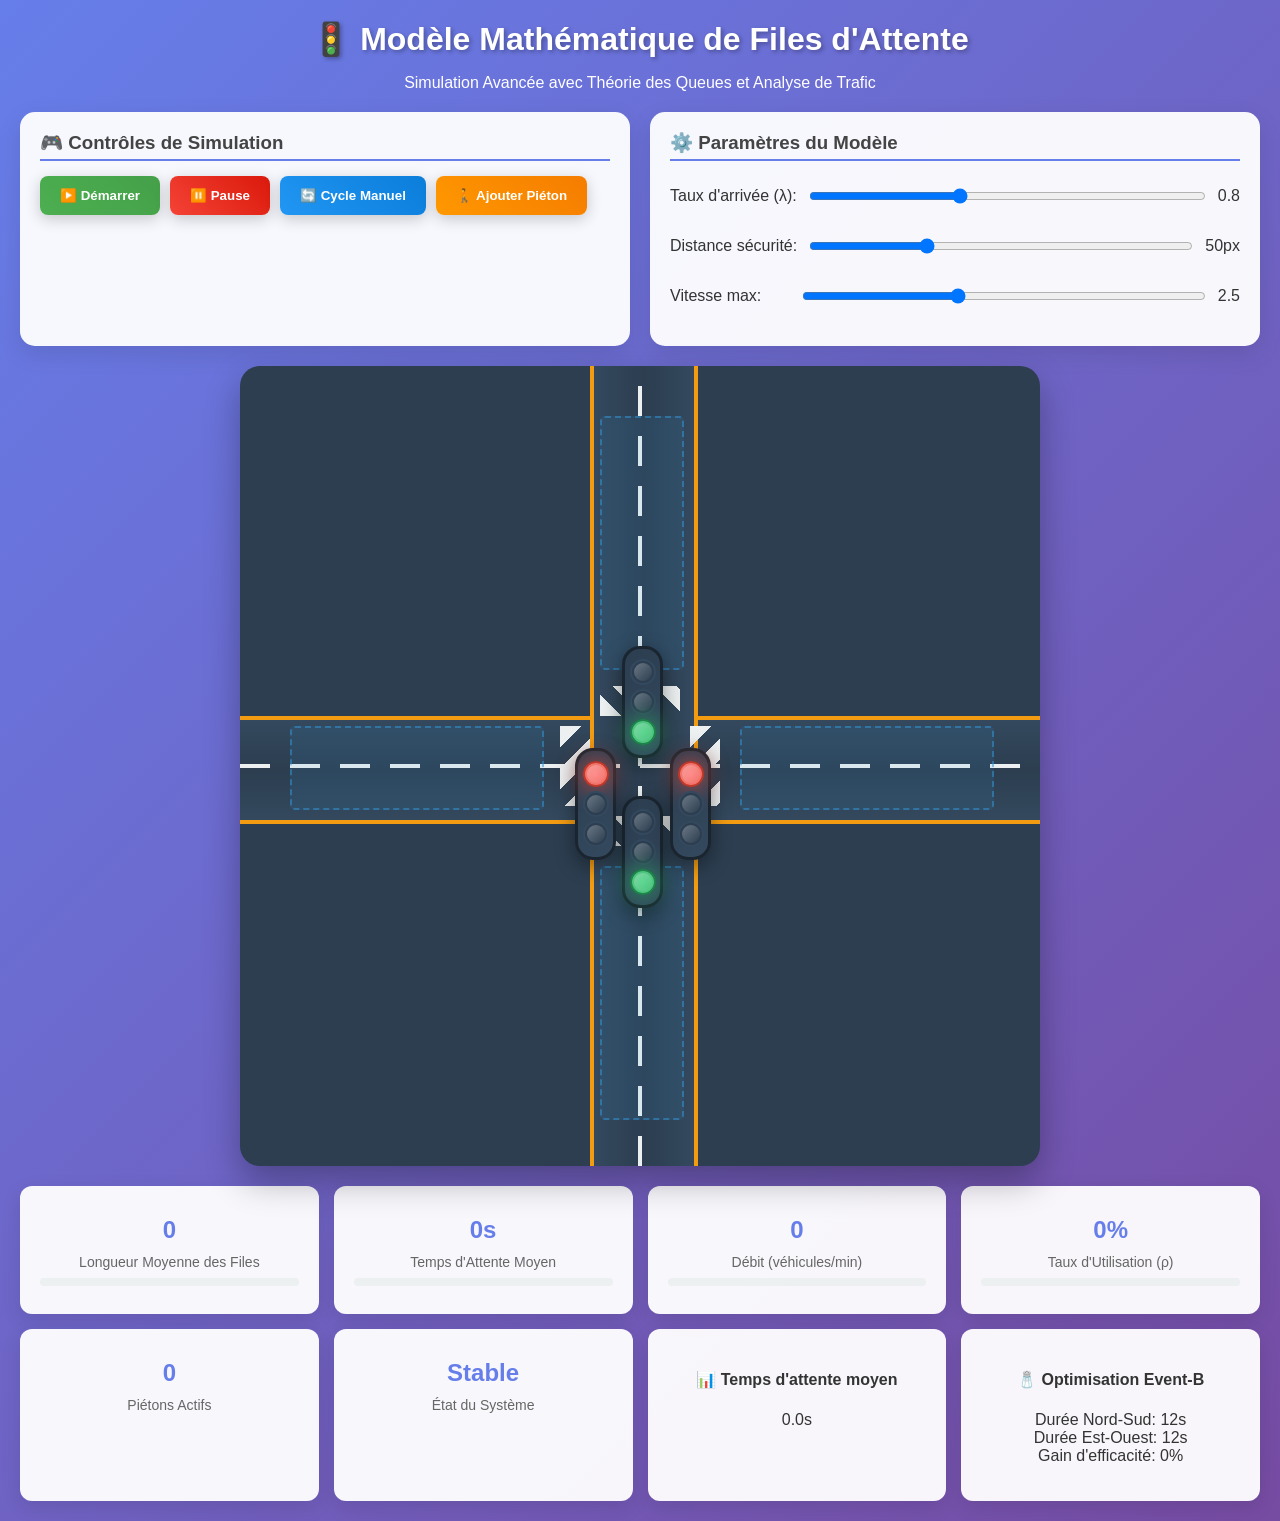
<file: codes-sources/test.html>
<!DOCTYPE html>
<html lang="fr">
<head>
    <meta charset="UTF-8">
    <meta name="viewport" content="width=device-width, initial-scale=1.0">
    <title>Modèle de Files d'Attente - Carrefour Intelligent</title>
    <style>
        body {
            margin: 0;
            padding: 20px;
            background: linear-gradient(135deg, #667eea 0%, #764ba2 100%);
            font-family: 'Segoe UI', Tahoma, Geneva, Verdana, sans-serif;
            color: #333;
        }

        .header {
            text-align: center;
            color: white;
            margin-bottom: 20px;
        }

        .header h1 {
            margin: 0;
            text-shadow: 2px 2px 4px rgba(0,0,0,0.3);
        }

        .controls-panel {
            display: grid;
            grid-template-columns: repeat(auto-fit, minmax(300px, 1fr));
            gap: 20px;
            margin-bottom: 20px;
        }

        .control-section {
            background: rgba(255, 255, 255, 0.95);
            padding: 20px;
            border-radius: 15px;
            box-shadow: 0 8px 25px rgba(0,0,0,0.1);
        }

        .control-section h3 {
            margin: 0 0 15px 0;
            color: #444;
            border-bottom: 2px solid #667eea;
            padding-bottom: 5px;
        }

        .controls {
            display: flex;
            gap: 10px;
            flex-wrap: wrap;
            align-items: center;
        }

        button {
            padding: 12px 20px;
            border: none;
            border-radius: 8px;
            cursor: pointer;
            font-weight: bold;
            transition: all 0.3s ease;
            box-shadow: 0 4px 15px rgba(0,0,0,0.2);
        }

        .start-btn { background: linear-gradient(45deg, #4CAF50, #45a049); color: white; }
        .stop-btn { background: linear-gradient(45deg, #f44336, #da190b); color: white; }
        .manual-btn { background: linear-gradient(45deg, #2196F3, #0b7dda); color: white; }
        .pedestrian-btn { background: linear-gradient(45deg, #FF9800, #f57c00); color: white; }

        button:hover {
            transform: translateY(-2px);
            box-shadow: 0 6px 20px rgba(0,0,0,0.3);
        }

        .parameter-control {
            display: flex;
            align-items: center;
            gap: 10px;
            margin: 10px 0;
        }

        .parameter-control label {
            min-width: 120px;
            font-weight: 500;
        }

        .parameter-control input {
            flex: 1;
            padding: 8px;
            border: 2px solid #ddd;
            border-radius: 5px;
            font-size: 14px;
        }

        .parameter-control input:focus {
            border-color: #667eea;
            outline: none;
        }

        #intersection {
            position: relative;
            width: 800px;
            height: 800px;
            background: #2c3e50;
            border-radius: 20px;
            overflow: hidden;
            box-shadow: 0 15px 35px rgba(0,0,0,0.3);
            margin: 0 auto;
        }

        /* Routes avec marquages réalistes */
        .road-horizontal {
            position: absolute;
            top: 350px;
            left: 0;
            width: 800px;
            height: 100px;
            background: linear-gradient(to bottom, #34495e 0%, #2c3e50 50%, #34495e 100%);
            border-top: 4px solid #f39c12;
            border-bottom: 4px solid #f39c12;
        }

        .road-vertical {
            position: absolute;
            top: 0;
            left: 350px;
            width: 100px;
            height: 800px;
            background: linear-gradient(to right, #34495e 0%, #2c3e50 50%, #34495e 100%);
            border-left: 4px solid #f39c12;
            border-right: 4px solid #f39c12;
        }

        /* Lignes de séparation avec animation */
        .center-line-h {
            position: absolute;
            top: 398px;
            left: 0;
            width: 800px;
            height: 4px;
            background: repeating-linear-gradient(90deg, #ecf0f1 0px, #ecf0f1 30px, transparent 30px, transparent 50px);
            animation: moveLine 2s linear infinite;
        }

        .center-line-v {
            position: absolute;
            top: 0;
            left: 398px;
            width: 4px;
            height: 800px;
            background: repeating-linear-gradient(0deg, #ecf0f1 0px, #ecf0f1 30px, transparent 30px, transparent 50px);
            animation: moveLine 2s linear infinite;
        }

        @keyframes moveLine {
            0% { background-position: 0px 0px; }
            100% { background-position: 50px 50px; }
        }

        /* Passages piétons */
        .crosswalk {
            position: absolute;
            background: repeating-linear-gradient(45deg, #ecf0f1 0px, #ecf0f1 15px, transparent 15px, transparent 30px);
            z-index: 1;
        }

        .crosswalk-north {
            top: 320px;
            left: 360px;
            width: 80px;
            height: 30px;
        }

        .crosswalk-south {
            top: 450px;
            left: 360px;
            width: 80px;
            height: 30px;
        }

        .crosswalk-east {
            top: 360px;
            left: 450px;
            width: 30px;
            height: 80px;
            background: repeating-linear-gradient(135deg, #ecf0f1 0px, #ecf0f1 15px, transparent 15px, transparent 30px);
        }

        .crosswalk-west {
            top: 360px;
            left: 320px;
            width: 30px;
            height: 80px;
            background: repeating-linear-gradient(135deg, #ecf0f1 0px, #ecf0f1 15px, transparent 15px, transparent 30px);
        }

        /* Feux de signalisation améliorés */
        .traffic-light {
            position: absolute;
            width: 35px;
            height: 90px;
            background: linear-gradient(145deg, #2c3e50, #34495e);
            border-radius: 18px;
            border: 3px solid #1a252f;
            display: flex;
            flex-direction: column;
            justify-content: space-around;
            align-items: center;
            padding: 8px 0;
            box-shadow: 0 6px 20px rgba(0,0,0,0.4);
            z-index: 10;
        }

        .light {
            width: 22px;
            height: 22px;
            border-radius: 50%;
            border: 2px solid #34495e;
            transition: all 0.4s cubic-bezier(0.4, 0, 0.2, 1);
            position: relative;
        }

        .light::after {
            content: '';
            position: absolute;
            top: 2px;
            left: 2px;
            right: 2px;
            bottom: 2px;
            border-radius: 50%;
            background: linear-gradient(135deg, rgba(255,255,255,0.3), transparent);
        }

        .red { background: #2c3e50; }
        .red.active { 
            background: radial-gradient(circle, #ff6b6b, #e74c3c);
            box-shadow: 0 0 25px #e74c3c, inset 0 0 15px rgba(255,255,255,0.3);
            border-color: #c0392b;
        }

        .yellow { background: #2c3e50; }
        .yellow.active { 
            background: radial-gradient(circle, #f1c40f, #f39c12);
            box-shadow: 0 0 25px #f39c12, inset 0 0 15px rgba(255,255,255,0.3);
            border-color: #d68910;
        }

        .green { background: #2c3e50; }
        .green.active { 
            background: radial-gradient(circle, #2ecc71, #27ae60);
            box-shadow: 0 0 25px #27ae60, inset 0 0 15px rgba(255,255,255,0.3);
            border-color: #1e8449;
        }

        /* Positionnement des feux */
        .light-north { top: 280px; left: 382px; }
        .light-south { top: 430px; left: 382px; }
        .light-east { top: 382px; left: 430px; }
        .light-west { top: 382px; left: 335px; }

        /* Styles pour les véhicules */
        .vehicle {
            position: absolute;
            font-size: 24px;
            transform-origin: center;
            z-index: 10;
            transition: filter 0.3s ease;
            border: 2px solid rgba(255,255,255,0.2);
        }

        .car { 
            width: 45px; 
            height: 25px; 
            background: linear-gradient(145deg, #3498db, #2980b9);
            color: white;
        }

        .truck { 
            width: 60px; 
            height: 30px; 
            background: linear-gradient(145deg, #e67e22, #d35400);
            color: white;
        }

        .bus { 
            width: 70px; 
            height: 32px; 
            background: linear-gradient(145deg, #9b59b6, #8e44ad);
            color: white;
        }

        .pedestrian {
            position: absolute;
            width: 20px;
            height: 20px;
            border-radius: 50%;
            background: linear-gradient(145deg, #e74c3c, #c0392b);
            display: flex;
            align-items: center;
            justify-content: center;
            font-size: 14px;
            color: white;
            transition: all 0.3s ease;
            z-index: 8;
            box-shadow: 0 3px 10px rgba(0,0,0,0.3);
            border: 2px solid rgba(255,255,255,0.3);
        }

        /* Zones d'attente */
        .queue-zone {
            position: absolute;
            border: 2px dashed rgba(52, 152, 219, 0.5);
            background: rgba(52, 152, 219, 0.1);
            border-radius: 5px;
        }

        .queue-north { top: 50px; left: 360px; width: 80px; height: 250px; }
        .queue-south { top: 500px; left: 360px; width: 80px; height: 250px; }
        .queue-east { top: 360px; left: 500px; width: 250px; height: 80px; }
        .queue-west { top: 360px; left: 50px; width: 250px; height: 80px; }

        /* Statistiques */
        .stats-panel {
            display: grid;
            grid-template-columns: repeat(auto-fit, minmax(250px, 1fr));
            gap: 15px;
            margin-top: 20px;
        }

        .stat-card {
            background: rgba(255, 255, 255, 0.95);
            padding: 20px;
            border-radius: 12px;
            box-shadow: 0 6px 20px rgba(0,0,0,0.1);
            text-align: center;
        }

        .stat-value {
            font-size: 24px;
            font-weight: bold;
            color: #667eea;
            margin: 10px 0;
        }

        .stat-label {
            color: #666;
            font-size: 14px;
        }

        /* Indicateurs de performance */
        .performance-indicator {
            width: 100%;
            height: 8px;
            background: #ecf0f1;
            border-radius: 4px;
            overflow: hidden;
            margin: 8px 0;
        }

        .performance-bar {
            height: 100%;
            background: linear-gradient(90deg, #27ae60, #f1c40f, #e74c3c);
            transition: width 0.5s ease;
            border-radius: 4px;
        }

        @keyframes pulse {
            0%, 100% { transform: scale(1); }
            50% { transform: scale(1.05); }
        }

        .active-light {
            animation: pulse 2s infinite;
        }

        .congested {
            animation: shake 0.5s infinite;
        }

        @keyframes shake {
            0%, 100% { transform: translateX(0); }
            25% { transform: translateX(-2px); }
            75% { transform: translateX(2px); }
        }
    </style>
</head>
<body>
    <div class="header">
        <h1>🚦 Modèle Mathématique de Files d'Attente</h1>
        <p>Simulation Avancée avec Théorie des Queues et Analyse de Trafic</p>
    </div>

    <div class="controls-panel">
        <div class="control-section">
            <h3>🎮 Contrôles de Simulation</h3>
            <div class="controls">
                <button class="start-btn" onclick="startSimulation()">▶️ Démarrer</button>
                <button class="stop-btn" onclick="stopSimulation()">⏸️ Pause</button>
                <button class="manual-btn" onclick="switchLights()">🔄 Cycle Manuel</button>
                <button class="pedestrian-btn" onclick="addPedestrian()">🚶 Ajouter Piéton</button>
            </div>
        </div>

        <div class="control-section">
            <h3>⚙️ Paramètres du Modèle</h3>
            <div class="parameter-control">
                <label>Taux d'arrivée (λ):</label>
                <input type="range" id="arrivalRate" min="0.1" max="2" step="0.1" value="0.8" onchange="updateParameters()">
                <span id="arrivalRateValue">0.8</span>
            </div>
            <div class="parameter-control">
                <label>Distance sécurité:</label>
                <input type="range" id="safetyDistance" min="30" max="100" step="10" value="50" onchange="updateParameters()">
                <span id="safetyDistanceValue">50px</span>
            </div>
            <div class="parameter-control">
                <label>Vitesse max:</label>
                <input type="range" id="maxSpeed" min="1" max="5" step="0.5" value="2.5" onchange="updateParameters()">
                <span id="maxSpeedValue">2.5</span>
            </div>
        </div>
    </div>

    <div class="row">
        <div class="col-8">
            <div id="intersection">
                <!-- Infrastructure routière -->
                <div class="road-horizontal"></div>
                <div class="road-vertical"></div>
                <div class="center-line-h"></div>
                <div class="center-line-v"></div>
        
                <!-- Passages piétons -->
                <div class="crosswalk crosswalk-north"></div>
                <div class="crosswalk crosswalk-south"></div>
                <div class="crosswalk crosswalk-east"></div>
                <div class="crosswalk crosswalk-west"></div>
        
                <!-- Zones d'attente -->
                <div class="queue-zone queue-north"></div>
                <div class="queue-zone queue-south"></div>
                <div class="queue-zone queue-east"></div>
                <div class="queue-zone queue-west"></div>
        
                <!-- Feux de signalisation -->
                <div class="traffic-light light-north">
                    <div class="light red" id="north-red"></div>
                    <div class="light yellow" id="north-yellow"></div>
                    <div class="light green" id="north-green"></div>
                </div>
                <div class="traffic-light light-south">
                    <div class="light red" id="south-red"></div>
                    <div class="light yellow" id="south-yellow"></div>
                    <div class="light green" id="south-green"></div>
                </div>
                <div class="traffic-light light-east">
                    <div class="light red" id="east-red"></div>
                    <div class="light yellow" id="east-yellow"></div>
                    <div class="light green" id="east-green"></div>
                </div>
                <div class="traffic-light light-west">
                    <div class="light red" id="west-red"></div>
                    <div class="light yellow" id="west-yellow"></div>
                    <div class="light green" id="west-green"></div>
                </div>
            </div>
        </div>
        <div class="col-4">
            <div class="stats-panel">
                <div class="stat-card">
                    <div class="stat-value" id="queueLength">0</div>
                    <div class="stat-label">Longueur Moyenne des Files</div>
                    <div class="performance-indicator">
                        <div class="performance-bar" id="queueBar" style="width: 0%"></div>
                    </div>
                </div>
                <div class="stat-card">
                    <div class="stat-value" id="waitTime">0s</div>
                    <div class="stat-label">Temps d'Attente Moyen</div>
                    <div class="performance-indicator">
                        <div class="performance-bar" id="waitBar" style="width: 0%"></div>
                    </div>
                </div>
                <div class="stat-card">
                    <div class="stat-value" id="throughput">0</div>
                    <div class="stat-label">Débit (véhicules/min)</div>
                    <div class="performance-indicator">
                        <div class="performance-bar" id="throughputBar" style="width: 0%"></div>
                    </div>
                </div>
                <div class="stat-card">
                    <div class="stat-value" id="utilization">0%</div>
                    <div class="stat-label">Taux d'Utilisation (ρ)</div>
                    <div class="performance-indicator">
                        <div class="performance-bar" id="utilizationBar" style="width: 0%"></div>
                    </div>
                </div>
                <div class="stat-card">
                    <div class="stat-value" id="pedestrianCount">0</div>
                    <div class="stat-label">Piétons Actifs</div>
                </div>
                <div class="stat-card">
                    <div class="stat-value" id="systemState">Stable</div>
                    <div class="stat-label">État du Système</div>
                </div>
                <div class="stat-card">
                    <h4>📊 Temps d'attente moyen</h4>
                    <p><span id="waitTime">0.0s</span></p>
                </div>
                <div class="stat-card">
                    <h4>🧂 Optimisation Event-B</h4>
                    <p>
                        <span class="small-label">Durée Nord-Sud:</span> <span id="phase-ns-duration">12</span>s<br>
                        <span class="small-label">Durée Est-Ouest:</span> <span id="phase-ew-duration">12</span>s<br>
                        <span class="small-label">Gain d'efficacité:</span> <span id="optimization-efficiency">0%</span>
                    </p>
                </div>
            </div>
        </div>
    </div>

    

    

    <script>
        // Variables globales du modèle
        let isRunning = false;
        let currentPhase = 0;
        let timeLeft = 12;
        
        // Constantes pour l'algorithme d'optimisation
        const MIN_PHASE_DURATION = 10; // Durée minimale d'une phase (en secondes)
        const MAX_PHASE_DURATION = 60; // Durée maximale d'une phase (en secondes)
        const DEFAULT_PHASE_DURATION = 12; // Durée par défaut (en secondes)
        const YELLOW_DURATION = 3; // Durée du feu jaune (en secondes)
        const OPTIMIZATION_INTERVAL = 10; // Intervalle entre optimisations (en secondes)
        let entities = [];
        let pedestrians = [];
        let entityId = 0;
        let pedestrianId = 0;
        
        // Paramètres du modèle de files d'attente
        let arrivalRate = 0.8; // λ (lambda) - taux d'arrivée
        let serviceRate = 1.2; // μ (mu) - taux de service
        let safetyDistance = 50; // Distance minimale entre véhicules
        let maxSpeed = 2.5;
        
        // Statistiques en temps réel
        let stats = {
            totalVehicles: 0,
            totalWaitTime: 0,
            totalServiceTime: 0,
            vehiclesServed: 0,
            waitTimes: [], // Ajout de cette propriété pour stocker les temps d'attente
            queueLengths: { north: [], south: [], east: [], west: [] },
            currentQueues: { north: 0, south: 0, east: 0, west: 0 }
        };

        // Types de véhicules pour la simulation
        const vehicleTypes = [
            { class: 'car', symbol: '🚗', speed: maxSpeed, length: 20, serviceTime: 3 },
            { class: 'bus', symbol: '🚌', speed: maxSpeed * 0.8, length: 40, serviceTime: 5 },
            { class: 'truck', symbol: '🚚', speed: maxSpeed * 0.6, length: 35, serviceTime: 4 },
            { class: 'motorcycle', symbol: '🛵', speed: maxSpeed * 1.2, length: 15, serviceTime: 2 }
        ];
        
        // Phases des feux avec durées optimisées selon Little's Law
        // Définition des phases avec durées dynamiques optimisables
        let phases = [
            { duration: DEFAULT_PHASE_DURATION, name: "Nord-Sud Vert", ns: "green", ew: "red", pedestrian: false, optimizable: true },
            { duration: YELLOW_DURATION, name: "Nord-Sud Jaune", ns: "yellow", ew: "red", pedestrian: false, optimizable: false },
            { duration: 5, name: "Piétons NS", ns: "red", ew: "red", pedestrian: "ns", optimizable: false },
            { duration: DEFAULT_PHASE_DURATION, name: "Est-Ouest Vert", ns: "red", ew: "green", pedestrian: false, optimizable: true },
            { duration: YELLOW_DURATION, name: "Est-Ouest Jaune", ns: "red", ew: "yellow", pedestrian: false, optimizable: false },
            { duration: 5, name: "Piétons EW", ns: "red", ew: "red", pedestrian: "ew", optimizable: false }
        ];


        // Modèle M/M/1 - Calculs théoriques
        function calculateTheoreticalMetrics() {
            const rho = arrivalRate / serviceRate; // Facteur d'utilisation
            const avgQueueLength = (rho * rho) / (1 - rho); // L = ρ²/(1-ρ)
            const avgWaitTime = avgQueueLength / arrivalRate; // W = L/λ (Little's Law)
            const avgSystemTime = 1 / (serviceRate - arrivalRate); // T = 1/(μ-λ)
            
            return { rho, avgQueueLength, avgWaitTime, avgSystemTime };
        }

        function updateParameters() {
            arrivalRate = parseFloat(document.getElementById('arrivalRate').value);
            safetyDistance = parseInt(document.getElementById('safetyDistance').value);
            maxSpeed = parseFloat(document.getElementById('maxSpeed').value);
            
            document.getElementById('arrivalRateValue').textContent = arrivalRate;
            document.getElementById('safetyDistanceValue').textContent = safetyDistance + 'px';
            document.getElementById('maxSpeedValue').textContent = maxSpeed;
        }

        function createVehicle(specifiedDirection = null) {
            // Modèle de Poisson pour les arrivées
            if (Math.random() < arrivalRate * 0.1 || specifiedDirection) {
                const type = vehicleTypes[Math.floor(Math.random() * vehicleTypes.length)];
                // Si une direction est spécifiée, l'utiliser, sinon choisir aléatoirement
                const direction = specifiedDirection || ['north', 'south', 'east', 'west'][Math.floor(Math.random() * 4)];
                
                const vehicle = document.createElement('div');
                vehicle.className = `vehicle ${type.class}`;
                vehicle.textContent = type.symbol;
                vehicle.id = `vehicle-${entityId++}`;
                
                // Propriétés pour le modèle de files d'attente
                vehicle.dataset.arrivalTime = Date.now();
                vehicle.dataset.direction = direction;
                vehicle.dataset.speed = type.speed * (0.8 + Math.random() * 0.4); // Variation de vitesse
                vehicle.dataset.serviceTime = type.serviceTime;
                vehicle.dataset.length = type.length;
                vehicle.dataset.waiting = 'false';
                vehicle.dataset.stopTime = Date.now().toString(); // Initialiser le temps d'arrêt
                vehicle.dataset.queuePosition = '0';
                
                // Positionnement selon la direction
                const positions = {
                    north: { top: -40, left: 365, angle: 0 },
                    south: { top: 840, left: 365, angle: 180 },
                    east: { top: 375, left: 840, angle: 270 },
                    west: { top: 375, left: -80, angle: 90 }
                };
                
                const pos = positions[direction];
                vehicle.style.top = pos.top + 'px';
                vehicle.style.left = pos.left + 'px';
                vehicle.style.transform = `rotate(${pos.angle}deg)`;
                
                document.getElementById('intersection').appendChild(vehicle);
                entities.push(vehicle);
                stats.totalVehicles++;
            }
        }

        function createPedestrian() {
            const crosswalks = ['north', 'south', 'east', 'west'];
            const direction = crosswalks[Math.floor(Math.random() * crosswalks.length)];
            
            const pedestrian = document.createElement('div');
            pedestrian.className = 'pedestrian';
            pedestrian.textContent = '🚶';
            pedestrian.id = `pedestrian-${pedestrianId++}`;
            
            pedestrian.dataset.direction = direction;
            pedestrian.dataset.speed = 1 + Math.random() * 0.5;
            pedestrian.dataset.waiting = 'true';
            
            // Positionnement selon le passage piéton
            const positions = {
                north: { top: 300, left: 380 + Math.random() * 40 },
                south: { top: 480, left: 380 + Math.random() * 40 },
                east: { top: 380 + Math.random() * 40, left: 480 },
                west: { top: 380 + Math.random() * 40, left: 300 }
            };
            
            const pos = positions[direction];
            pedestrian.style.top = pos.top + 'px';
            pedestrian.style.left = pos.left + 'px';
            
            document.getElementById('intersection').appendChild(pedestrian);
            pedestrians.push(pedestrian);
        }

        function addPedestrian() {
            createPedestrian();
        }

        function calculateSafeDistance(vehicle1, vehicle2, direction) {
            const v1Speed = parseFloat(vehicle1.dataset.speed);
            const v2Speed = parseFloat(vehicle2.dataset.speed);
            const reactionTime = 1.5; // secondes
            
            // Distance de sécurité basée sur la vitesse et le temps de réaction
            return safetyDistance + (v1Speed * reactionTime * 10);
        }

        function getVehiclePosition(vehicle) {
            return {
                top: parseInt(vehicle.style.top),
                left: parseInt(vehicle.style.left),
                direction: vehicle.dataset.direction
            };
        }

        function checkCollision(vehicle, otherVehicle) {
            const pos1 = getVehiclePosition(vehicle);
            const pos2 = getVehiclePosition(otherVehicle);
            
            if (pos1.direction !== pos2.direction) return false;
            
            const distance = Math.sqrt(
                Math.pow(pos1.left - pos2.left, 2) + 
                Math.pow(pos1.top - pos2.top, 2)
            );
            
            const safeDistance = calculateSafeDistance(vehicle, otherVehicle, pos1.direction);
            return distance < safeDistance;
        }

        function canMove(vehicle) {
            const pos = getVehiclePosition(vehicle);
            
            // Zones d'arrêt spécifiques à chaque direction à l'approche des feux
            const stoppingZones = {
                north: { top: 280, bottom: 330, left: 350, right: 400 },
                south: { top: 470, bottom: 520, left: 350, right: 400 },
                east: { top: 350, bottom: 400, left: 470, right: 520 },
                west: { top: 350, bottom: 400, left: 280, right: 330 }
            };
            
            // Détecter si le véhicule est dans une zone d'arrêt
            const zone = stoppingZones[pos.direction];
            const inStoppingZone = (
                pos.left >= zone.left && 
                pos.left <= zone.right && 
                pos.top >= zone.top && 
                pos.top <= zone.bottom
            );
            
            // Vérifier si le véhicule est au milieu de l'intersection
            const inIntersection = (pos.left > 320 && pos.left < 480 && pos.top > 320 && pos.top < 480);

            // Nouvelle règle : si le véhicule a traversé l'intersection, il ne s'arrête plus jamais
            let hasCrossed = false;
            switch (pos.direction) {
                case 'north':
                    if (pos.top > 480) hasCrossed = true;
                    break;
                case 'south':
                    if (pos.top < 320) hasCrossed = true;
                    break;
                case 'east':
                    if (pos.left < 320) hasCrossed = true;
                    break;
                case 'west':
                    if (pos.left > 480) hasCrossed = true;
                    break;
            }
            if (inIntersection || hasCrossed) {
                // Mettre à jour l'interface pour montrer que le véhicule est en train de traverser
                if (vehicle.dataset.waiting === 'true') {
                    vehicle.dataset.waiting = 'false';
                    vehicle.classList.remove('waiting');
                    // Calcul du temps d'attente avec vérification de sécurité
                    const stopTime = vehicle.dataset.stopTime ? parseInt(vehicle.dataset.stopTime) : Date.now();
                    const waitTime = (Date.now() - stopTime) / 1000;
                    stats.waitTimes.push(waitTime);
                }
                return true;
            }
            
            // Vérification des collisions avec d'autres véhicules
            let canMoveFreely = true;
            for (let other of entities) {
                if (other !== vehicle && checkCollision(vehicle, other)) {
                    canMoveFreely = false;
                    break;
                }
            }
            
            // Si ne peut pas bouger à cause d'une collision, marquer comme en attente
            if (!canMoveFreely && vehicle.dataset.waiting !== 'true') {
                vehicle.dataset.waiting = 'true';
                vehicle.dataset.stopTime = Date.now().toString();
                vehicle.classList.add('waiting');
            } else if (canMoveFreely && vehicle.dataset.waiting === 'true' && !inStoppingZone) {
                // Si le véhicule peut bouger à nouveau (plus de collisions) et n'est pas dans une zone d'arrêt
                vehicle.dataset.waiting = 'false';
                vehicle.classList.remove('waiting');
            }
            
            // Vérifier les feux de signalisation uniquement si dans une zone d'arrêt
            if (inStoppingZone) {
                let canPassLight = true;
                
                // Déterminer l'état du feu pour la direction du véhicule
                if ((pos.direction === 'north' || pos.direction === 'south')) {
                    // Vérifier les feux nord-sud
                    canPassLight = trafficLightState.northSouth === 'green';
                    // Pour le débogage
                    // console.log('Véhicule Nord-Sud:', pos.direction, 'Feu:', trafficLightState.northSouth, 'Peut passer:', canPassLight);
                } else {
                    // Vérifier les feux est-ouest
                    canPassLight = trafficLightState.eastWest === 'green';
                    // Pour le débogage
                    // console.log('Véhicule Est-Ouest:', pos.direction, 'Feu:', trafficLightState.eastWest, 'Peut passer:', canPassLight);
                }
                
                // Si le feu est rouge, marquer comme en attente
                if (!canPassLight && vehicle.dataset.waiting !== 'true') {
                    vehicle.dataset.waiting = 'true';
                    vehicle.dataset.stopTime = Date.now().toString();
                    // Ajouter une classe visuelle pour indiquer l'attente au feu
                    vehicle.classList.add('waiting');
                } else if (canPassLight && vehicle.dataset.waiting === 'true') {
                    // Si le feu devient vert, retirer le statut d'attente
                    vehicle.dataset.waiting = 'false';
                    // Calculer le temps d'attente avec vérification de sécurité
                    const stopTime = vehicle.dataset.stopTime ? parseInt(vehicle.dataset.stopTime) : Date.now();
                    const waitTime = (Date.now() - stopTime) / 1000;
                    stats.waitTimes.push(waitTime);
                    // Retirer la classe visuelle d'attente
                    vehicle.classList.remove('waiting');
                    
                    // Force le véhicule à avancer
                    return true;
                }
                
                return canPassLight && canMoveFreely;
            }
            
            // Si pas dans une zone d'arrêt, le véhicule peut se déplacer s'il n'y a pas de collision
            return canMoveFreely;
        }

        function updateQueueStatistics() {
            // Réinitialiser les compteurs de files
            stats.currentQueues = { north: 0, south: 0, east: 0, west: 0 };
            
            entities.forEach(vehicle => {
                const pos = getVehiclePosition(vehicle);
                const isWaiting = !canMove(vehicle);
                
                if (isWaiting) {
                    stats.currentQueues[pos.direction]++;
                }
            });
        }
        
        // Variables de simulation
        let simulationRunning = false;
        let simulationInterval;
        let vehicleInterval;
        let statsUpdateInterval;
        
        // Configuration initiale des feux
        let trafficLightState = {
            northSouth: 'green',  // nord-sud peut être vert initialement
            eastWest: 'red'      // est-ouest est rouge
        };
        
        // Fonction pour démarrer la simulation
        function startSimulation() {
            if (simulationRunning) return; // Éviter les démarrages multiples
            
            simulationRunning = true;
            console.log('Simulation démarrée avec optimisation Event-B');
            
            // Initialiser les durées des phases
            document.getElementById('phase-ns-duration').textContent = phases[0].duration;
            document.getElementById('phase-ew-duration').textContent = phases[3].duration;

            // Placer exactement deux véhicules par voie au démarrage
            const intersectionPositions = {
                north: [ { top: 60, left: 365 }, { top: 200, left: 365 } ],
                south: [ { top: 740, left: 365 }, { top: 600, left: 365 } ],
                east:  [ { top: 375, left: 740 }, { top: 375, left: 600 } ],
                west:  [ { top: 375, left: 60 }, { top: 375, left: 200 } ]
            };

            const angles = { north: 0, south: 180, east: 270, west: 90 };
            const vehicleTypesCount = vehicleTypes.length;
            let vehicleTypeIndex = 0;
            Object.keys(intersectionPositions).forEach(direction => {
                intersectionPositions[direction].forEach((pos, idx) => {
                    const type = vehicleTypes[vehicleTypeIndex % vehicleTypesCount];
                    const vehicle = document.createElement('div');
                    vehicle.className = `vehicle ${type.class}`;
                    vehicle.textContent = type.symbol;
                    vehicle.id = `vehicle-${entityId++}`;
                    vehicle.dataset.arrivalTime = Date.now();
                    vehicle.dataset.direction = direction;
                    vehicle.dataset.speed = type.speed * (0.8 + Math.random() * 0.4);
                    vehicle.dataset.serviceTime = type.serviceTime;
                    vehicle.dataset.length = type.length;
                    vehicle.dataset.waiting = 'false';
                    vehicle.dataset.stopTime = Date.now().toString();
                    vehicle.dataset.queuePosition = idx.toString();
                    vehicle.style.top = pos.top + 'px';
                    vehicle.style.left = pos.left + 'px';
                    vehicle.style.transform = `rotate(${angles[direction]}deg)`;
                    document.getElementById('intersection').appendChild(vehicle);
                    entities.push(vehicle);
                    stats.totalVehicles++;
                    vehicleTypeIndex++;
                });
            });
            // Désactiver l'ajout automatique de véhicules
            // vehicleInterval = setInterval(...)
            
            // Démarrer le cycle automatique des feux avec les durées optimisées
            lightInterval = setInterval(() => {
                // Passer à la phase suivante
                currentPhase = (currentPhase + 1) % phases.length;
                timeLeft = phases[currentPhase].duration;
                
                // Mettre à jour les feux selon la phase actuelle
                if (phases[currentPhase].ns === 'green') {
                    trafficLightState.northSouth = 'green';
                    trafficLightState.eastWest = 'red';
                } else if (phases[currentPhase].ns === 'yellow') {
                    trafficLightState.northSouth = 'yellow';
                } else if (phases[currentPhase].ew === 'green') {
                    trafficLightState.northSouth = 'red';
                    trafficLightState.eastWest = 'green';
                } else if (phases[currentPhase].ew === 'yellow') {
                    trafficLightState.eastWest = 'yellow';
                } else {
                    trafficLightState.northSouth = 'red';
                    trafficLightState.eastWest = 'red';
                }
                
                updateLights();
                console.log(`Phase: ${phases[currentPhase].name}, Durée: ${phases[currentPhase].duration}s`);
            }, 1000 * 12); // Initiallement toutes les 12 secondes, sera ajusté par l'optimisation
            
            // Mettre à jour l'animation des véhicules
            simulationInterval = setInterval(() => {
                // Mettre à jour la position de chaque véhicule
                entities.forEach(entity => {
                    if (entity.classList.contains('vehicle') && canMove(entity)) {
                        const direction = entity.dataset.direction;
                        const speed = parseFloat(entity.dataset.speed);
                        
                        // Déplacer le véhicule selon sa direction
                        switch(direction) {
                            case 'north':
                                entity.style.top = (parseFloat(entity.style.top) + speed) + 'px';
                                break;
                            case 'south':
                                entity.style.top = (parseFloat(entity.style.top) - speed) + 'px';
                                break;
                            case 'east':
                                entity.style.left = (parseFloat(entity.style.left) - speed) + 'px';
                                break;
                            case 'west':
                                entity.style.left = (parseFloat(entity.style.left) + speed) + 'px';
                                break;
                        }
                    }
                });
                
                        // Optimiser les durées des phases en fonction des files d'attente
                optimizeTrafficLightPhases();
                
                // Boucle continue : lorsqu'un véhicule sort du cadre, il réapparaît de l'autre côté
                entities.forEach(entity => {
                    const rect = entity.getBoundingClientRect();
                    const intersectionRect = document.getElementById('intersection').getBoundingClientRect();
                    const direction = entity.dataset.direction;
                    let reset = false;
                    let newTop = parseFloat(entity.style.top);
                    let newLeft = parseFloat(entity.style.left);
                    switch(direction) {
                        case 'north':
                            if (rect.top > intersectionRect.bottom + 100) {
                                newTop = -40;
                                reset = true;
                            }
                            break;
                        case 'south':
                            if (rect.bottom < intersectionRect.top - 100) {
                                newTop = 800;
                                reset = true;
                            }
                            break;
                        case 'east':
                            if (rect.right < intersectionRect.left - 100) {
                                newLeft = 800;
                                reset = true;
                            }
                            break;
                        case 'west':
                            if (rect.left > intersectionRect.right + 100) {
                                newLeft = -80;
                                reset = true;
                            }
                            break;
                    }
                    if (reset) {
                        entity.style.top = newTop + 'px';
                        entity.style.left = newLeft + 'px';
                        // Réinitialiser le temps d'arrivée pour les stats si besoin
                        entity.dataset.arrivalTime = Date.now();
                        entity.dataset.waiting = 'false';
                    }
                });
                
                // Mettre à jour les statistiques
                updateQueueStatistics();
            }, 50); // 20 FPS pour l'animation
            
            // Changer les feux automatiquement toutes les 10 secondes
            lightInterval = setInterval(switchLights, 10000);
            
            // Mise à jour des statistiques d'interface
            statsUpdateInterval = setInterval(() => {
                // Calcul des statistiques
                const totalVehicles = Object.values(stats.currentQueues).reduce((a, b) => a + b, 0);
                const avgQueueLength = totalVehicles / 4; // Moyenne sur les 4 directions
                
                // Mise à jour de l'interface
                document.getElementById('queueLength').textContent = avgQueueLength.toFixed(1);
                document.getElementById('queueBar').style.width = Math.min(avgQueueLength * 10, 100) + '%';
                
                // Temps d'attente moyen (fictif pour cet exemple)
                const avgWaitTime = avgQueueLength * 5; // 5 secondes par véhicule en file
                document.getElementById('waitTime').textContent = avgWaitTime.toFixed(1) + 's';
            }, 500);
        }
        
        // Fonction pour arrêter la simulation
        function stopSimulation() {
            if (!simulationRunning) return;
            
            simulationRunning = false;
            console.log('Simulation en pause');
            
            // Arrêter tous les intervalles
            clearInterval(vehicleInterval);
            clearInterval(simulationInterval);
            clearInterval(lightInterval);
            clearInterval(statsUpdateInterval);
        }
        
        // Fonction pour changer l'état des feux
        function switchLights() {
            // Inverser l'état des feux
            if (trafficLightState.northSouth === 'green') {
                // Nord-Sud passe au jaune puis rouge
                trafficLightState.northSouth = 'yellow';
                
                // Après 2 secondes, passer au rouge et l'est-ouest au vert
                setTimeout(() => {
                    trafficLightState.northSouth = 'red';
                    trafficLightState.eastWest = 'green';
                    updateLights();
                }, 2000);
            } else if (trafficLightState.eastWest === 'green') {
                // Est-Ouest passe au jaune puis rouge
                trafficLightState.eastWest = 'yellow';
                
                // Après 2 secondes, passer au rouge et le nord-sud au vert
                setTimeout(() => {
                    trafficLightState.eastWest = 'red';
                    trafficLightState.northSouth = 'green';
                    updateLights();
                }, 2000);
            }
            
            updateLights();
        }
        
        /**
         * Applique les durées optimisées au cycle des feux
         * Cette fonction permet de modifier dynamiquement l'intervalle du cycle des feux
         * en fonction des durées optimisées calculées par l'algorithme
         */
        function applyOptimizedDurations() {
            // Ne rien faire si la simulation n'est pas en cours
            if (!simulationRunning || !lightInterval) return;
            
            // Arrêter l'intervalle courant
            clearInterval(lightInterval);
            
            // Récupérer la durée de la phase courante (déjà optimisée)
            const currentDuration = phases[currentPhase].duration;
            
            // Relancer l'intervalle avec la nouvelle durée
            lightInterval = setInterval(() => {
                // Passer à la phase suivante
                currentPhase = (currentPhase + 1) % phases.length;
                timeLeft = phases[currentPhase].duration;
                
                // Mettre à jour les feux selon la phase actuelle
                if (phases[currentPhase].ns === 'green') {
                    trafficLightState.northSouth = 'green';
                    trafficLightState.eastWest = 'red';
                } else if (phases[currentPhase].ns === 'yellow') {
                    trafficLightState.northSouth = 'yellow';
                } else if (phases[currentPhase].ew === 'green') {
                    trafficLightState.northSouth = 'red';
                    trafficLightState.eastWest = 'green';
                } else if (phases[currentPhase].ew === 'yellow') {
                    trafficLightState.eastWest = 'yellow';
                } else {
                    trafficLightState.northSouth = 'red';
                    trafficLightState.eastWest = 'red';
                }
                
                updateLights();
                console.log(`Phase: ${phases[currentPhase].name}, Durée: ${phases[currentPhase].duration}s`);
                
                // Appliquer à nouveau les durées optimisées pour la prochaine phase
                applyOptimizedDurations();
            }, 1000 * currentDuration); // Intervalle basé sur la durée optimisée
        }
        
        /**
         * Fonction pour optimiser les durées des phases des feux en fonction des longueurs de files d'attente
         * Utilise un modèle adaptatif basé sur les proportions relatives des files d'attente
         * Conforme au modèle Event-B défini dans TrafficLightControl.mch
         */
        function optimizeTrafficLightPhases() {
            // Ne pas optimiser si la simulation n'est pas en cours
            if (!simulationRunning) return;
            
            // Récupérer les longueurs de files actuelles
            const queueNorth = stats.currentQueues.north || 0;
            const queueSouth = stats.currentQueues.south || 0;
            const queueEast = stats.currentQueues.east || 0;
            const queueWest = stats.currentQueues.west || 0;
            
            // Calculer les longueurs totales par axe
            const queueNS = queueNorth + queueSouth;
            const queueEW = queueEast + queueWest;
            const totalQueue = queueNS + queueEW;
            
            // Si aucun véhicule en attente, conserver les durées par défaut
            if (totalQueue === 0) {
                phases[0].duration = DEFAULT_PHASE_DURATION; // Nord-Sud
                phases[3].duration = DEFAULT_PHASE_DURATION; // Est-Ouest
                return;
            }
            
            // Calculer les durées optimales selon le modèle mathématique adaptatif
            // Formula: duration = min_duration + (max_duration - min_duration) * (queue_direction / total_queue)
            const durationNS = MIN_PHASE_DURATION + 
                (MAX_PHASE_DURATION - MIN_PHASE_DURATION) * (queueNS / totalQueue);
                
            const durationEW = MIN_PHASE_DURATION + 
                (MAX_PHASE_DURATION - MIN_PHASE_DURATION) * (queueEW / totalQueue);
            
            // Appliquer les nouvelles durées arrondies
            phases[0].duration = Math.round(durationNS);
            phases[3].duration = Math.round(durationEW);
            
            // Mettre à jour l'affichage des durées optimisées
            document.getElementById('phase-ns-duration').textContent = phases[0].duration;
            document.getElementById('phase-ew-duration').textContent = phases[3].duration;
            
            // Calcul amélioré et affichage du gain d'efficacité
            const defaultWaitTime = totalQueue * DEFAULT_PHASE_DURATION;
            const optimizedWaitTime = (queueNS * durationNS) + (queueEW * durationEW);
            let efficiency = 0;
            let efficiencyDisplay = '';
            if (defaultWaitTime > 1e-3) { // seuil pour éviter division par zéro ou valeur trop petite
                efficiency = ((1 - optimizedWaitTime / defaultWaitTime) * 100);
                // Afficher le signe + pour les gains positifs
                if (efficiency >= 0) {
                    efficiencyDisplay = '+' + Math.round(efficiency) + '%';
                } else {
                    efficiencyDisplay = Math.round(efficiency) + '%';
                }
                // Si inefficace, ajouter un message explicite
                if (efficiency < 0) {
                    efficiencyDisplay += ' (inefficace)';
                }
            } else {
                efficiencyDisplay = 'N/A';
            }
            document.getElementById('optimization-efficiency').textContent = efficiencyDisplay;
            
            console.log(`Optimisation: NS=${Math.round(durationNS)}s, EW=${Math.round(durationEW)}s, Efficacité: ${efficiencyDisplay}`);
            
            // Appliquer les durées optimisées au cycle des feux
            applyOptimizedDurations();
        }
        
        // Fonction pour mettre à jour l'affichage des feux
        function updateLights() {
            // Mettre à jour les feux Nord-Sud
            document.getElementById('north-red').className = `light red ${trafficLightState.northSouth === 'red' ? 'active' : ''}`;
            document.getElementById('north-yellow').className = `light yellow ${trafficLightState.northSouth === 'yellow' ? 'active' : ''}`;
            document.getElementById('north-green').className = `light green ${trafficLightState.northSouth === 'green' ? 'active' : ''}`;
            
            document.getElementById('south-red').className = `light red ${trafficLightState.northSouth === 'red' ? 'active' : ''}`;
            document.getElementById('south-yellow').className = `light yellow ${trafficLightState.northSouth === 'yellow' ? 'active' : ''}`;
            document.getElementById('south-green').className = `light green ${trafficLightState.northSouth === 'green' ? 'active' : ''}`;
            
            // Mettre à jour les feux Est-Ouest
            document.getElementById('east-red').className = `light red ${trafficLightState.eastWest === 'red' ? 'active' : ''}`;
            document.getElementById('east-yellow').className = `light yellow ${trafficLightState.eastWest === 'yellow' ? 'active' : ''}`;
            document.getElementById('east-green').className = `light green ${trafficLightState.eastWest === 'green' ? 'active' : ''}`;
            
            document.getElementById('west-red').className = `light red ${trafficLightState.eastWest === 'red' ? 'active' : ''}`;
            document.getElementById('west-yellow').className = `light yellow ${trafficLightState.eastWest === 'yellow' ? 'active' : ''}`;
            document.getElementById('west-green').className = `light green ${trafficLightState.eastWest === 'green' ? 'active' : ''}`;
        }
        
        // Initialiser l'état des feux au chargement
        document.addEventListener('DOMContentLoaded', updateLights);
    </script>
</body>
</html>
</file>
